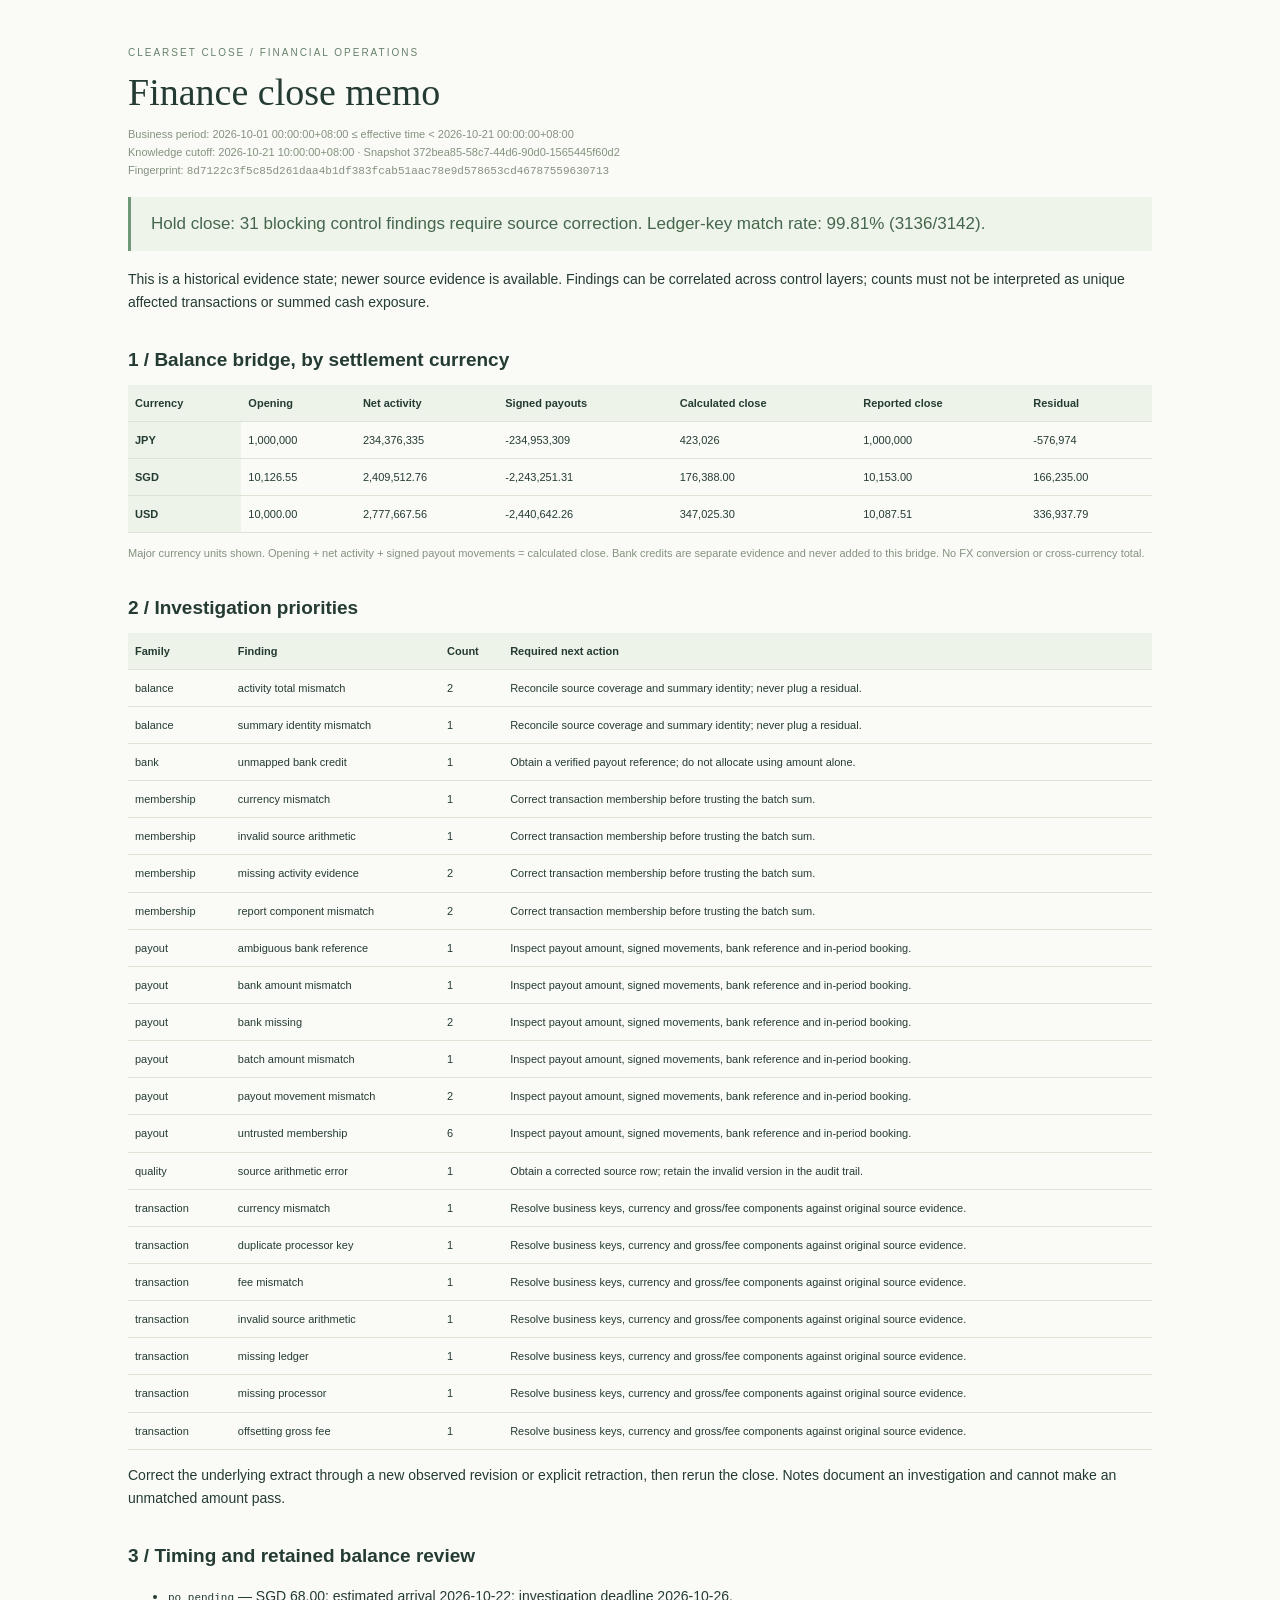
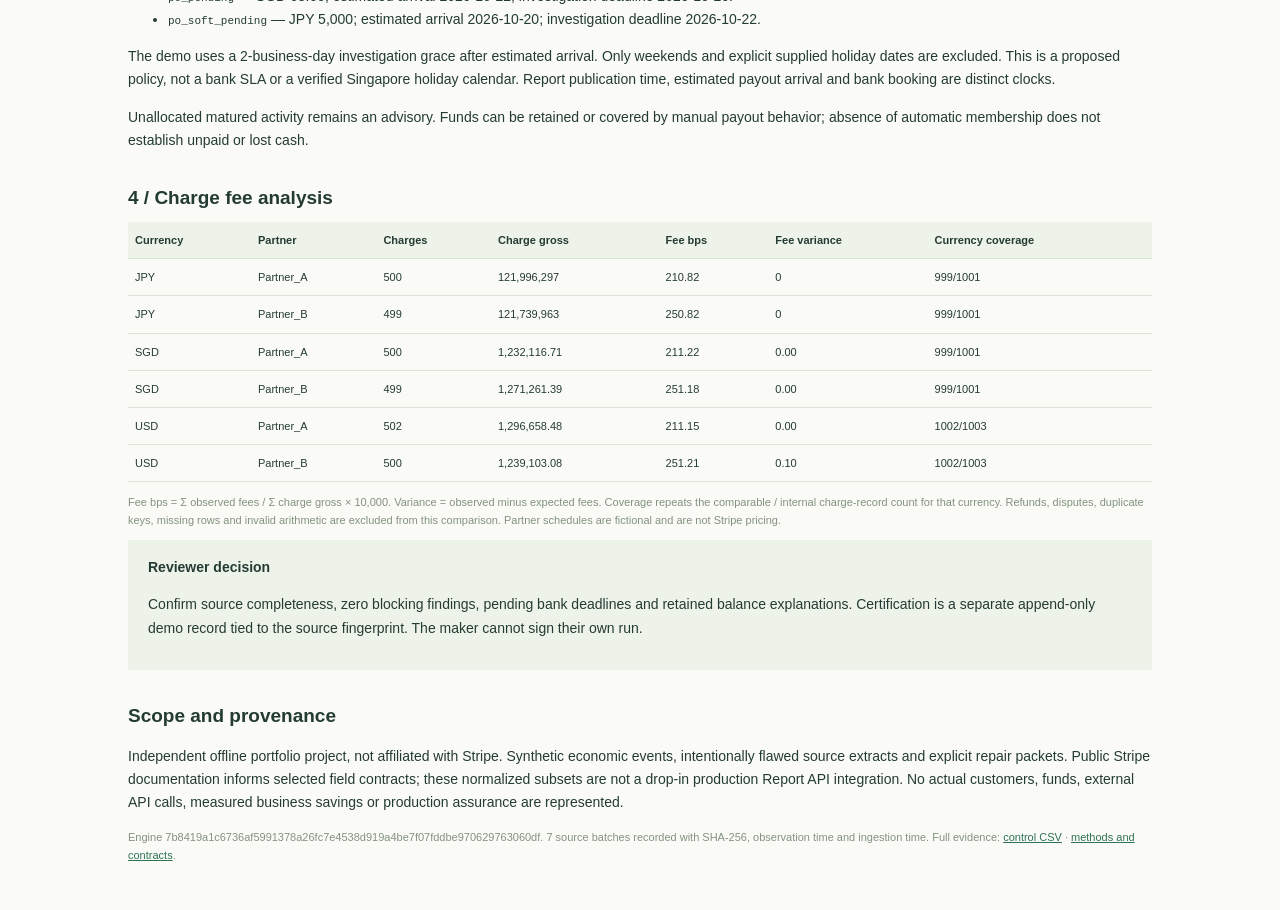
<file: artifacts/initial_finance_memo.html>
<!doctype html><html lang="en"><meta charset="utf-8"><title>Clearset · Finance close memo</title><style>
    *{box-sizing:border-box}body{font:14px/1.65 'Segoe UI',sans-serif;color:#243b33;max-width:1080px;margin:45px auto;padding:0 28px;background:#fafbf7}h1{font:38px Georgia;margin:8px 0}h2{font-size:19px;margin:30px 0 9px}.eyebrow{font-size:10px;letter-spacing:2px;color:#66816b}.lede{font-size:17px;color:#45664d;border-left:3px solid #709777;padding:13px 20px;background:#eef4e9}.meta,small{color:#84917f;font-size:11px}table{width:100%;border-collapse:collapse;font-size:11px}th,td{text-align:left;padding:9px 7px;border-bottom:1px solid #dce5d5}th{background:#edf3e8}code{font-size:11px;overflow-wrap:anywhere}a{color:#2f7154}.callout{background:#eef3e9;padding:16px 20px}@media print{body{margin:0;background:white;font-size:10px;max-width:none}h1{font-size:27px}h2{font-size:15px;margin-top:19px}table{font-size:8px}th,td{padding:5px}.lede{font-size:12px}section{break-inside:avoid}a{color:inherit}}
    </style><div class="eyebrow">CLEARSET CLOSE / FINANCIAL OPERATIONS</div><h1>Finance close memo</h1><p class="meta">Business period: 2026-10-01 00:00:00+08:00 ≤ effective time &lt; 2026-10-21 00:00:00+08:00<br>Knowledge cutoff: 2026-10-21 10:00:00+08:00 · Snapshot 372bea85-58c7-44d6-90d0-1565445f60d2<br>Fingerprint: <code>8d7122c3f5c85d261daa4b1df383fcab51aac78e9d578653cd46787559630713</code></p>
    <p class="lede">Hold close: 31 blocking control findings require source correction. Ledger-key match rate: 99.81% (3136/3142).</p>
    <p>This is a historical evidence state; newer source evidence is available. Findings can be correlated across control layers; counts must not be interpreted as unique affected transactions or summed cash exposure.</p>
    <section><h2>1 / Balance bridge, by settlement currency</h2><table><tr><th>Currency</th><th>Opening</th><th>Net activity</th><th>Signed payouts</th><th>Calculated close</th><th>Reported close</th><th>Residual</th></tr><tr><th>JPY</th><td>1,000,000</td><td>234,376,335</td><td>-234,953,309</td><td>423,026</td><td>1,000,000</td><td>-576,974</td></tr><tr><th>SGD</th><td>10,126.55</td><td>2,409,512.76</td><td>-2,243,251.31</td><td>176,388.00</td><td>10,153.00</td><td>166,235.00</td></tr><tr><th>USD</th><td>10,000.00</td><td>2,777,667.56</td><td>-2,440,642.26</td><td>347,025.30</td><td>10,087.51</td><td>336,937.79</td></tr></table><p class="meta">Major currency units shown. Opening + net activity + signed payout movements = calculated close. Bank credits are separate evidence and never added to this bridge. No FX conversion or cross-currency total.</p></section>
    <section><h2>2 / Investigation priorities</h2><table><tr><th>Family</th><th>Finding</th><th>Count</th><th>Required next action</th></tr><tr><td>balance</td><td>activity total mismatch</td><td>2</td><td>Reconcile source coverage and summary identity; never plug a residual.</td></tr><tr><td>balance</td><td>summary identity mismatch</td><td>1</td><td>Reconcile source coverage and summary identity; never plug a residual.</td></tr><tr><td>bank</td><td>unmapped bank credit</td><td>1</td><td>Obtain a verified payout reference; do not allocate using amount alone.</td></tr><tr><td>membership</td><td>currency mismatch</td><td>1</td><td>Correct transaction membership before trusting the batch sum.</td></tr><tr><td>membership</td><td>invalid source arithmetic</td><td>1</td><td>Correct transaction membership before trusting the batch sum.</td></tr><tr><td>membership</td><td>missing activity evidence</td><td>2</td><td>Correct transaction membership before trusting the batch sum.</td></tr><tr><td>membership</td><td>report component mismatch</td><td>2</td><td>Correct transaction membership before trusting the batch sum.</td></tr><tr><td>payout</td><td>ambiguous bank reference</td><td>1</td><td>Inspect payout amount, signed movements, bank reference and in-period booking.</td></tr><tr><td>payout</td><td>bank amount mismatch</td><td>1</td><td>Inspect payout amount, signed movements, bank reference and in-period booking.</td></tr><tr><td>payout</td><td>bank missing</td><td>2</td><td>Inspect payout amount, signed movements, bank reference and in-period booking.</td></tr><tr><td>payout</td><td>batch amount mismatch</td><td>1</td><td>Inspect payout amount, signed movements, bank reference and in-period booking.</td></tr><tr><td>payout</td><td>payout movement mismatch</td><td>2</td><td>Inspect payout amount, signed movements, bank reference and in-period booking.</td></tr><tr><td>payout</td><td>untrusted membership</td><td>6</td><td>Inspect payout amount, signed movements, bank reference and in-period booking.</td></tr><tr><td>quality</td><td>source arithmetic error</td><td>1</td><td>Obtain a corrected source row; retain the invalid version in the audit trail.</td></tr><tr><td>transaction</td><td>currency mismatch</td><td>1</td><td>Resolve business keys, currency and gross/fee components against original source evidence.</td></tr><tr><td>transaction</td><td>duplicate processor key</td><td>1</td><td>Resolve business keys, currency and gross/fee components against original source evidence.</td></tr><tr><td>transaction</td><td>fee mismatch</td><td>1</td><td>Resolve business keys, currency and gross/fee components against original source evidence.</td></tr><tr><td>transaction</td><td>invalid source arithmetic</td><td>1</td><td>Resolve business keys, currency and gross/fee components against original source evidence.</td></tr><tr><td>transaction</td><td>missing ledger</td><td>1</td><td>Resolve business keys, currency and gross/fee components against original source evidence.</td></tr><tr><td>transaction</td><td>missing processor</td><td>1</td><td>Resolve business keys, currency and gross/fee components against original source evidence.</td></tr><tr><td>transaction</td><td>offsetting gross fee</td><td>1</td><td>Resolve business keys, currency and gross/fee components against original source evidence.</td></tr></table><p>Correct the underlying extract through a new observed revision or explicit retraction, then rerun the close. Notes document an investigation and cannot make an unmatched amount pass.</p></section>
    <section><h2>3 / Timing and retained balance review</h2><ul><li><code>po_pending</code> — SGD 68.00; estimated arrival 2026-10-22; investigation deadline 2026-10-26.</li><li><code>po_soft_pending</code> — JPY 5,000; estimated arrival 2026-10-20; investigation deadline 2026-10-22.</li></ul><p>The demo uses a 2-business-day investigation grace after estimated arrival. Only weekends and explicit supplied holiday dates are excluded. This is a proposed policy, not a bank SLA or a verified Singapore holiday calendar. Report publication time, estimated payout arrival and bank booking are distinct clocks.</p><p>Unallocated matured activity remains an advisory. Funds can be retained or covered by manual payout behavior; absence of automatic membership does not establish unpaid or lost cash.</p></section>
    <section><h2>4 / Charge fee analysis</h2><table><tr><th>Currency</th><th>Partner</th><th>Charges</th><th>Charge gross</th><th>Fee bps</th><th>Fee variance</th><th>Currency coverage</th></tr><tr><td>JPY</td><td>Partner_A</td><td>500</td><td>121,996,297</td><td>210.82</td><td>0</td><td>999/1001</td></tr><tr><td>JPY</td><td>Partner_B</td><td>499</td><td>121,739,963</td><td>250.82</td><td>0</td><td>999/1001</td></tr><tr><td>SGD</td><td>Partner_A</td><td>500</td><td>1,232,116.71</td><td>211.22</td><td>0.00</td><td>999/1001</td></tr><tr><td>SGD</td><td>Partner_B</td><td>499</td><td>1,271,261.39</td><td>251.18</td><td>0.00</td><td>999/1001</td></tr><tr><td>USD</td><td>Partner_A</td><td>502</td><td>1,296,658.48</td><td>211.15</td><td>0.00</td><td>1002/1003</td></tr><tr><td>USD</td><td>Partner_B</td><td>500</td><td>1,239,103.08</td><td>251.21</td><td>0.10</td><td>1002/1003</td></tr></table><p class="meta">Fee bps = Σ observed fees / Σ charge gross × 10,000. Variance = observed minus expected fees. Coverage repeats the comparable / internal charge-record count for that currency. Refunds, disputes, duplicate keys, missing rows and invalid arithmetic are excluded from this comparison. Partner schedules are fictional and are not Stripe pricing.</p></section>
    <div class="callout"><strong>Reviewer decision</strong><p>Confirm source completeness, zero blocking findings, pending bank deadlines and retained balance explanations. Certification is a separate append-only demo record tied to the source fingerprint. The maker cannot sign their own run.</p></div>
    <h2>Scope and provenance</h2><p>Independent offline portfolio project, not affiliated with Stripe. Synthetic economic events, intentionally flawed source extracts and explicit repair packets. Public Stripe documentation informs selected field contracts; these normalized subsets are not a drop-in production Report API integration. No actual customers, funds, external API calls, measured business savings or production assurance are represented.</p><p class="meta">Engine 7b8419a1c6736af5991378a26fc7e4538d919a4be7f07fddbe970629763060df. 7 source batches recorded with SHA-256, observation time and ingestion time. Full evidence: <a href="/api/runs/372bea85-58c7-44d6-90d0-1565445f60d2/export.csv?severity=all">control CSV</a> · <a href="/guide">methods and contracts</a>.</p></html>
</file>
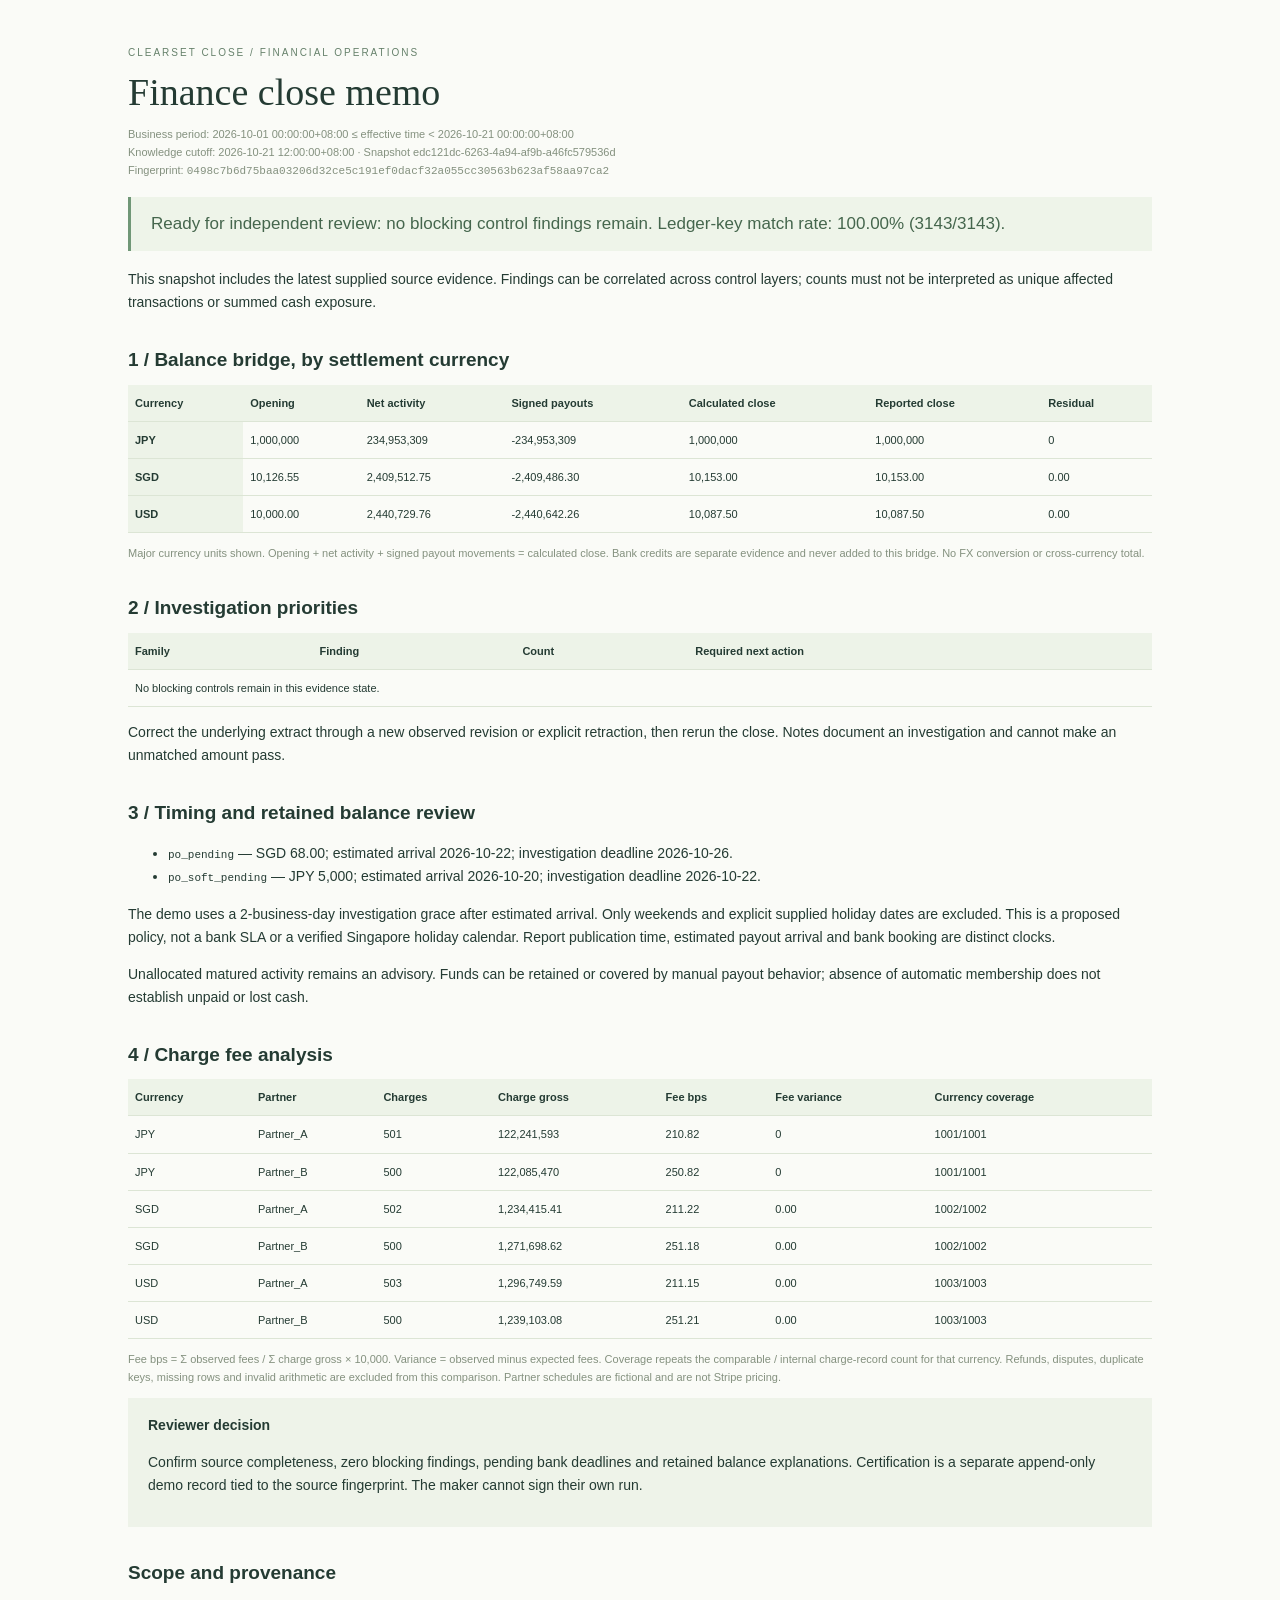
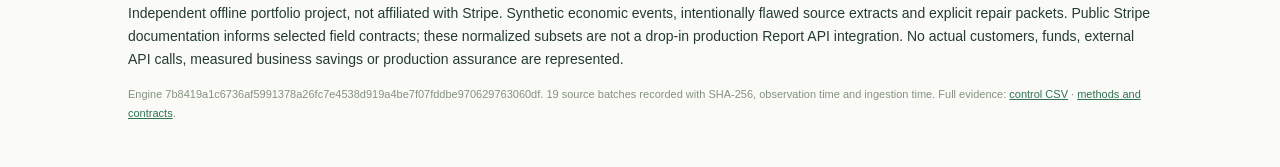
<file: artifacts/repair_bank_finance_memo.html>
<!doctype html><html lang="en"><meta charset="utf-8"><title>Clearset · Finance close memo</title><style>
    *{box-sizing:border-box}body{font:14px/1.65 'Segoe UI',sans-serif;color:#243b33;max-width:1080px;margin:45px auto;padding:0 28px;background:#fafbf7}h1{font:38px Georgia;margin:8px 0}h2{font-size:19px;margin:30px 0 9px}.eyebrow{font-size:10px;letter-spacing:2px;color:#66816b}.lede{font-size:17px;color:#45664d;border-left:3px solid #709777;padding:13px 20px;background:#eef4e9}.meta,small{color:#84917f;font-size:11px}table{width:100%;border-collapse:collapse;font-size:11px}th,td{text-align:left;padding:9px 7px;border-bottom:1px solid #dce5d5}th{background:#edf3e8}code{font-size:11px;overflow-wrap:anywhere}a{color:#2f7154}.callout{background:#eef3e9;padding:16px 20px}@media print{body{margin:0;background:white;font-size:10px;max-width:none}h1{font-size:27px}h2{font-size:15px;margin-top:19px}table{font-size:8px}th,td{padding:5px}.lede{font-size:12px}section{break-inside:avoid}a{color:inherit}}
    </style><div class="eyebrow">CLEARSET CLOSE / FINANCIAL OPERATIONS</div><h1>Finance close memo</h1><p class="meta">Business period: 2026-10-01 00:00:00+08:00 ≤ effective time &lt; 2026-10-21 00:00:00+08:00<br>Knowledge cutoff: 2026-10-21 12:00:00+08:00 · Snapshot edc121dc-6263-4a94-af9b-a46fc579536d<br>Fingerprint: <code>0498c7b6d75baa03206d32ce5c191ef0dacf32a055cc30563b623af58aa97ca2</code></p>
    <p class="lede">Ready for independent review: no blocking control findings remain. Ledger-key match rate: 100.00% (3143/3143).</p>
    <p>This snapshot includes the latest supplied source evidence. Findings can be correlated across control layers; counts must not be interpreted as unique affected transactions or summed cash exposure.</p>
    <section><h2>1 / Balance bridge, by settlement currency</h2><table><tr><th>Currency</th><th>Opening</th><th>Net activity</th><th>Signed payouts</th><th>Calculated close</th><th>Reported close</th><th>Residual</th></tr><tr><th>JPY</th><td>1,000,000</td><td>234,953,309</td><td>-234,953,309</td><td>1,000,000</td><td>1,000,000</td><td>0</td></tr><tr><th>SGD</th><td>10,126.55</td><td>2,409,512.75</td><td>-2,409,486.30</td><td>10,153.00</td><td>10,153.00</td><td>0.00</td></tr><tr><th>USD</th><td>10,000.00</td><td>2,440,729.76</td><td>-2,440,642.26</td><td>10,087.50</td><td>10,087.50</td><td>0.00</td></tr></table><p class="meta">Major currency units shown. Opening + net activity + signed payout movements = calculated close. Bank credits are separate evidence and never added to this bridge. No FX conversion or cross-currency total.</p></section>
    <section><h2>2 / Investigation priorities</h2><table><tr><th>Family</th><th>Finding</th><th>Count</th><th>Required next action</th></tr><tr><td colspan="4">No blocking controls remain in this evidence state.</td></tr></table><p>Correct the underlying extract through a new observed revision or explicit retraction, then rerun the close. Notes document an investigation and cannot make an unmatched amount pass.</p></section>
    <section><h2>3 / Timing and retained balance review</h2><ul><li><code>po_pending</code> — SGD 68.00; estimated arrival 2026-10-22; investigation deadline 2026-10-26.</li><li><code>po_soft_pending</code> — JPY 5,000; estimated arrival 2026-10-20; investigation deadline 2026-10-22.</li></ul><p>The demo uses a 2-business-day investigation grace after estimated arrival. Only weekends and explicit supplied holiday dates are excluded. This is a proposed policy, not a bank SLA or a verified Singapore holiday calendar. Report publication time, estimated payout arrival and bank booking are distinct clocks.</p><p>Unallocated matured activity remains an advisory. Funds can be retained or covered by manual payout behavior; absence of automatic membership does not establish unpaid or lost cash.</p></section>
    <section><h2>4 / Charge fee analysis</h2><table><tr><th>Currency</th><th>Partner</th><th>Charges</th><th>Charge gross</th><th>Fee bps</th><th>Fee variance</th><th>Currency coverage</th></tr><tr><td>JPY</td><td>Partner_A</td><td>501</td><td>122,241,593</td><td>210.82</td><td>0</td><td>1001/1001</td></tr><tr><td>JPY</td><td>Partner_B</td><td>500</td><td>122,085,470</td><td>250.82</td><td>0</td><td>1001/1001</td></tr><tr><td>SGD</td><td>Partner_A</td><td>502</td><td>1,234,415.41</td><td>211.22</td><td>0.00</td><td>1002/1002</td></tr><tr><td>SGD</td><td>Partner_B</td><td>500</td><td>1,271,698.62</td><td>251.18</td><td>0.00</td><td>1002/1002</td></tr><tr><td>USD</td><td>Partner_A</td><td>503</td><td>1,296,749.59</td><td>211.15</td><td>0.00</td><td>1003/1003</td></tr><tr><td>USD</td><td>Partner_B</td><td>500</td><td>1,239,103.08</td><td>251.21</td><td>0.00</td><td>1003/1003</td></tr></table><p class="meta">Fee bps = Σ observed fees / Σ charge gross × 10,000. Variance = observed minus expected fees. Coverage repeats the comparable / internal charge-record count for that currency. Refunds, disputes, duplicate keys, missing rows and invalid arithmetic are excluded from this comparison. Partner schedules are fictional and are not Stripe pricing.</p></section>
    <div class="callout"><strong>Reviewer decision</strong><p>Confirm source completeness, zero blocking findings, pending bank deadlines and retained balance explanations. Certification is a separate append-only demo record tied to the source fingerprint. The maker cannot sign their own run.</p></div>
    <h2>Scope and provenance</h2><p>Independent offline portfolio project, not affiliated with Stripe. Synthetic economic events, intentionally flawed source extracts and explicit repair packets. Public Stripe documentation informs selected field contracts; these normalized subsets are not a drop-in production Report API integration. No actual customers, funds, external API calls, measured business savings or production assurance are represented.</p><p class="meta">Engine 7b8419a1c6736af5991378a26fc7e4538d919a4be7f07fddbe970629763060df. 19 source batches recorded with SHA-256, observation time and ingestion time. Full evidence: <a href="/api/runs/edc121dc-6263-4a94-af9b-a46fc579536d/export.csv?severity=all">control CSV</a> · <a href="/guide">methods and contracts</a>.</p></html>
</file>
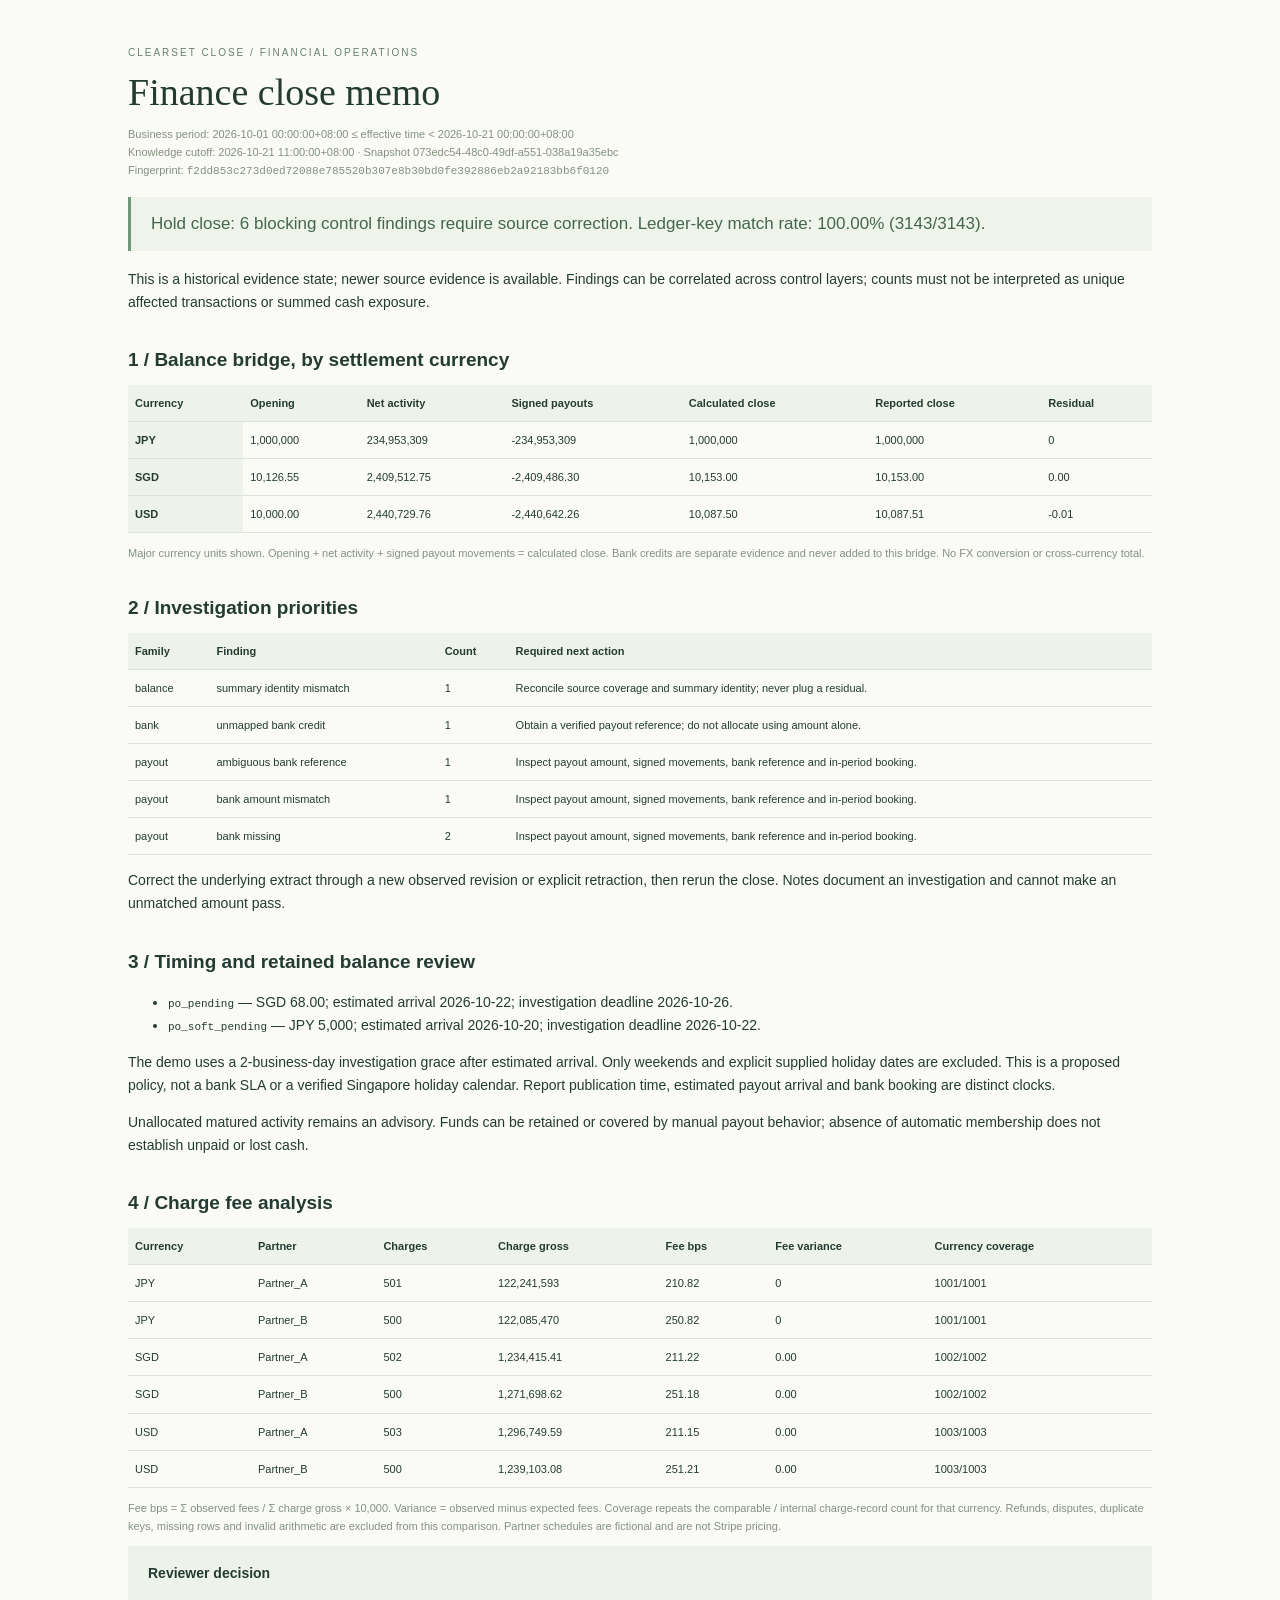
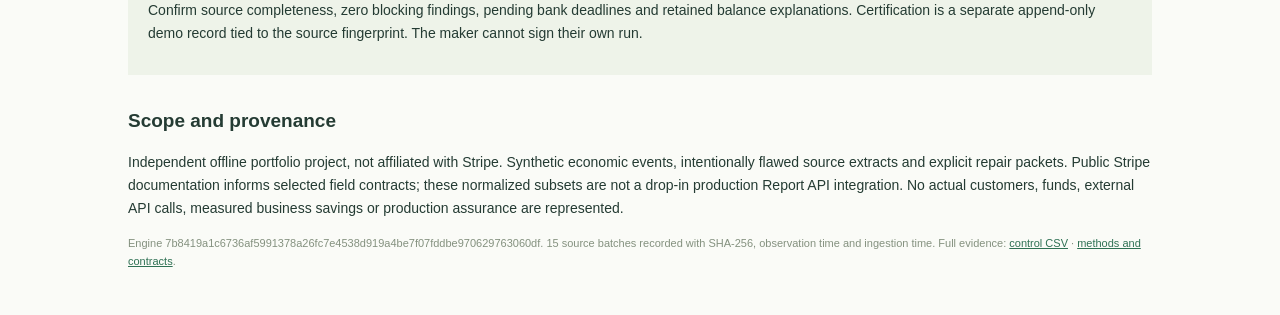
<file: artifacts/repair_data_finance_memo.html>
<!doctype html><html lang="en"><meta charset="utf-8"><title>Clearset · Finance close memo</title><style>
    *{box-sizing:border-box}body{font:14px/1.65 'Segoe UI',sans-serif;color:#243b33;max-width:1080px;margin:45px auto;padding:0 28px;background:#fafbf7}h1{font:38px Georgia;margin:8px 0}h2{font-size:19px;margin:30px 0 9px}.eyebrow{font-size:10px;letter-spacing:2px;color:#66816b}.lede{font-size:17px;color:#45664d;border-left:3px solid #709777;padding:13px 20px;background:#eef4e9}.meta,small{color:#84917f;font-size:11px}table{width:100%;border-collapse:collapse;font-size:11px}th,td{text-align:left;padding:9px 7px;border-bottom:1px solid #dce5d5}th{background:#edf3e8}code{font-size:11px;overflow-wrap:anywhere}a{color:#2f7154}.callout{background:#eef3e9;padding:16px 20px}@media print{body{margin:0;background:white;font-size:10px;max-width:none}h1{font-size:27px}h2{font-size:15px;margin-top:19px}table{font-size:8px}th,td{padding:5px}.lede{font-size:12px}section{break-inside:avoid}a{color:inherit}}
    </style><div class="eyebrow">CLEARSET CLOSE / FINANCIAL OPERATIONS</div><h1>Finance close memo</h1><p class="meta">Business period: 2026-10-01 00:00:00+08:00 ≤ effective time &lt; 2026-10-21 00:00:00+08:00<br>Knowledge cutoff: 2026-10-21 11:00:00+08:00 · Snapshot 073edc54-48c0-49df-a551-038a19a35ebc<br>Fingerprint: <code>f2dd853c273d0ed72088e785520b307e8b30bd0fe392886eb2a92183bb6f0120</code></p>
    <p class="lede">Hold close: 6 blocking control findings require source correction. Ledger-key match rate: 100.00% (3143/3143).</p>
    <p>This is a historical evidence state; newer source evidence is available. Findings can be correlated across control layers; counts must not be interpreted as unique affected transactions or summed cash exposure.</p>
    <section><h2>1 / Balance bridge, by settlement currency</h2><table><tr><th>Currency</th><th>Opening</th><th>Net activity</th><th>Signed payouts</th><th>Calculated close</th><th>Reported close</th><th>Residual</th></tr><tr><th>JPY</th><td>1,000,000</td><td>234,953,309</td><td>-234,953,309</td><td>1,000,000</td><td>1,000,000</td><td>0</td></tr><tr><th>SGD</th><td>10,126.55</td><td>2,409,512.75</td><td>-2,409,486.30</td><td>10,153.00</td><td>10,153.00</td><td>0.00</td></tr><tr><th>USD</th><td>10,000.00</td><td>2,440,729.76</td><td>-2,440,642.26</td><td>10,087.50</td><td>10,087.51</td><td>-0.01</td></tr></table><p class="meta">Major currency units shown. Opening + net activity + signed payout movements = calculated close. Bank credits are separate evidence and never added to this bridge. No FX conversion or cross-currency total.</p></section>
    <section><h2>2 / Investigation priorities</h2><table><tr><th>Family</th><th>Finding</th><th>Count</th><th>Required next action</th></tr><tr><td>balance</td><td>summary identity mismatch</td><td>1</td><td>Reconcile source coverage and summary identity; never plug a residual.</td></tr><tr><td>bank</td><td>unmapped bank credit</td><td>1</td><td>Obtain a verified payout reference; do not allocate using amount alone.</td></tr><tr><td>payout</td><td>ambiguous bank reference</td><td>1</td><td>Inspect payout amount, signed movements, bank reference and in-period booking.</td></tr><tr><td>payout</td><td>bank amount mismatch</td><td>1</td><td>Inspect payout amount, signed movements, bank reference and in-period booking.</td></tr><tr><td>payout</td><td>bank missing</td><td>2</td><td>Inspect payout amount, signed movements, bank reference and in-period booking.</td></tr></table><p>Correct the underlying extract through a new observed revision or explicit retraction, then rerun the close. Notes document an investigation and cannot make an unmatched amount pass.</p></section>
    <section><h2>3 / Timing and retained balance review</h2><ul><li><code>po_pending</code> — SGD 68.00; estimated arrival 2026-10-22; investigation deadline 2026-10-26.</li><li><code>po_soft_pending</code> — JPY 5,000; estimated arrival 2026-10-20; investigation deadline 2026-10-22.</li></ul><p>The demo uses a 2-business-day investigation grace after estimated arrival. Only weekends and explicit supplied holiday dates are excluded. This is a proposed policy, not a bank SLA or a verified Singapore holiday calendar. Report publication time, estimated payout arrival and bank booking are distinct clocks.</p><p>Unallocated matured activity remains an advisory. Funds can be retained or covered by manual payout behavior; absence of automatic membership does not establish unpaid or lost cash.</p></section>
    <section><h2>4 / Charge fee analysis</h2><table><tr><th>Currency</th><th>Partner</th><th>Charges</th><th>Charge gross</th><th>Fee bps</th><th>Fee variance</th><th>Currency coverage</th></tr><tr><td>JPY</td><td>Partner_A</td><td>501</td><td>122,241,593</td><td>210.82</td><td>0</td><td>1001/1001</td></tr><tr><td>JPY</td><td>Partner_B</td><td>500</td><td>122,085,470</td><td>250.82</td><td>0</td><td>1001/1001</td></tr><tr><td>SGD</td><td>Partner_A</td><td>502</td><td>1,234,415.41</td><td>211.22</td><td>0.00</td><td>1002/1002</td></tr><tr><td>SGD</td><td>Partner_B</td><td>500</td><td>1,271,698.62</td><td>251.18</td><td>0.00</td><td>1002/1002</td></tr><tr><td>USD</td><td>Partner_A</td><td>503</td><td>1,296,749.59</td><td>211.15</td><td>0.00</td><td>1003/1003</td></tr><tr><td>USD</td><td>Partner_B</td><td>500</td><td>1,239,103.08</td><td>251.21</td><td>0.00</td><td>1003/1003</td></tr></table><p class="meta">Fee bps = Σ observed fees / Σ charge gross × 10,000. Variance = observed minus expected fees. Coverage repeats the comparable / internal charge-record count for that currency. Refunds, disputes, duplicate keys, missing rows and invalid arithmetic are excluded from this comparison. Partner schedules are fictional and are not Stripe pricing.</p></section>
    <div class="callout"><strong>Reviewer decision</strong><p>Confirm source completeness, zero blocking findings, pending bank deadlines and retained balance explanations. Certification is a separate append-only demo record tied to the source fingerprint. The maker cannot sign their own run.</p></div>
    <h2>Scope and provenance</h2><p>Independent offline portfolio project, not affiliated with Stripe. Synthetic economic events, intentionally flawed source extracts and explicit repair packets. Public Stripe documentation informs selected field contracts; these normalized subsets are not a drop-in production Report API integration. No actual customers, funds, external API calls, measured business savings or production assurance are represented.</p><p class="meta">Engine 7b8419a1c6736af5991378a26fc7e4538d919a4be7f07fddbe970629763060df. 15 source batches recorded with SHA-256, observation time and ingestion time. Full evidence: <a href="/api/runs/073edc54-48c0-49df-a551-038a19a35ebc/export.csv?severity=all">control CSV</a> · <a href="/guide">methods and contracts</a>.</p></html>
</file>
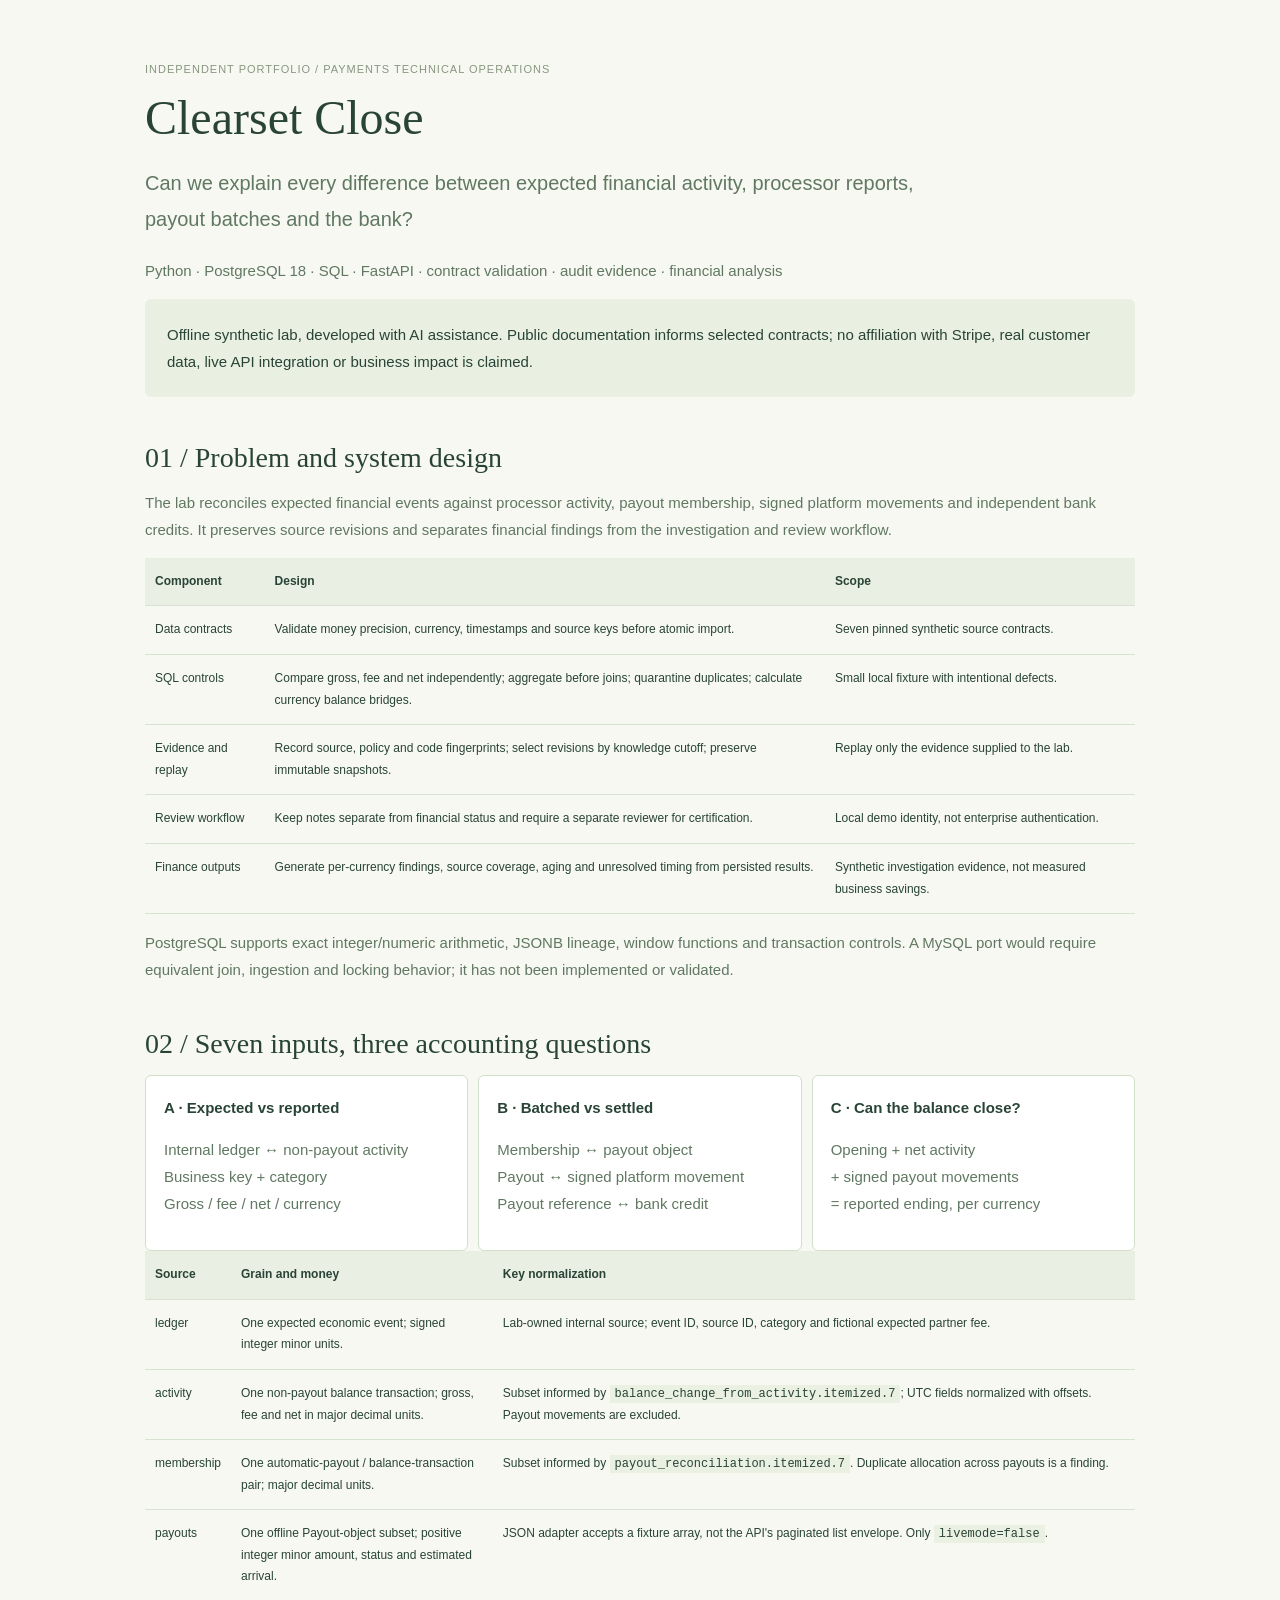
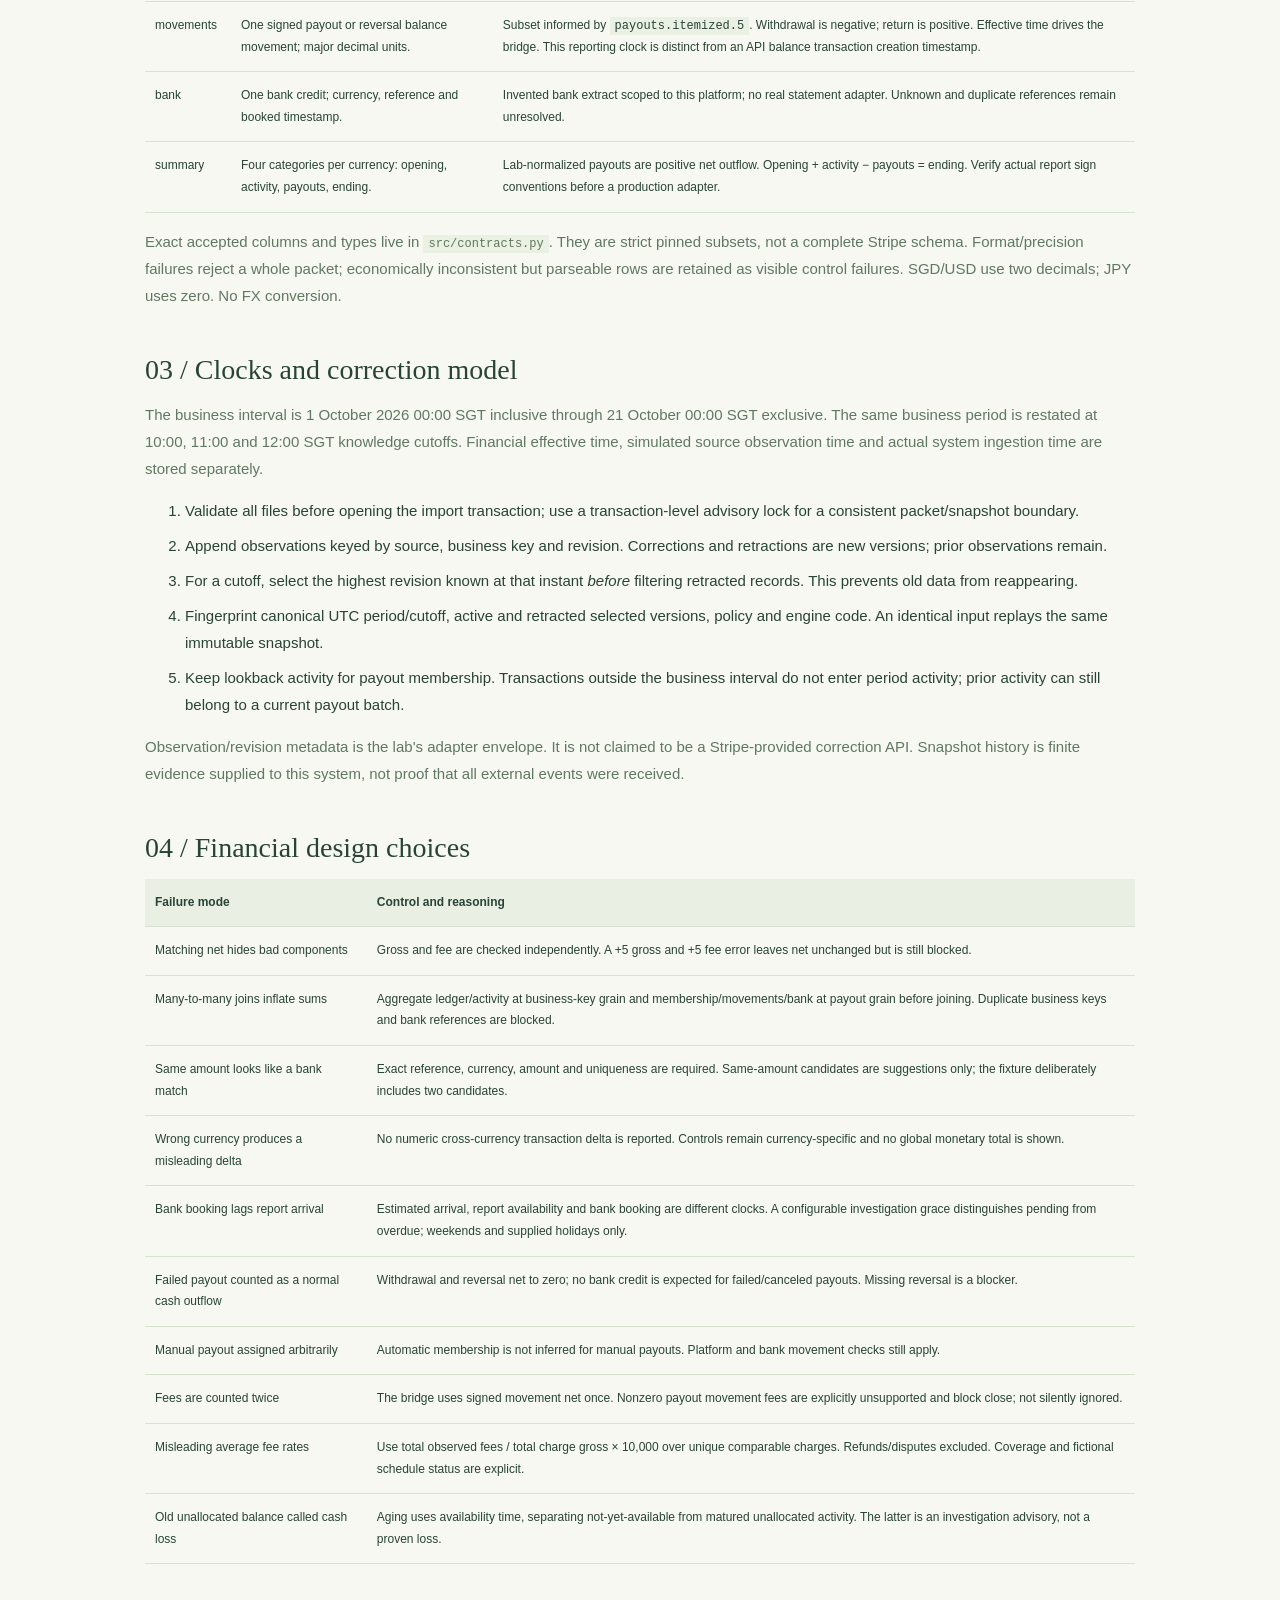
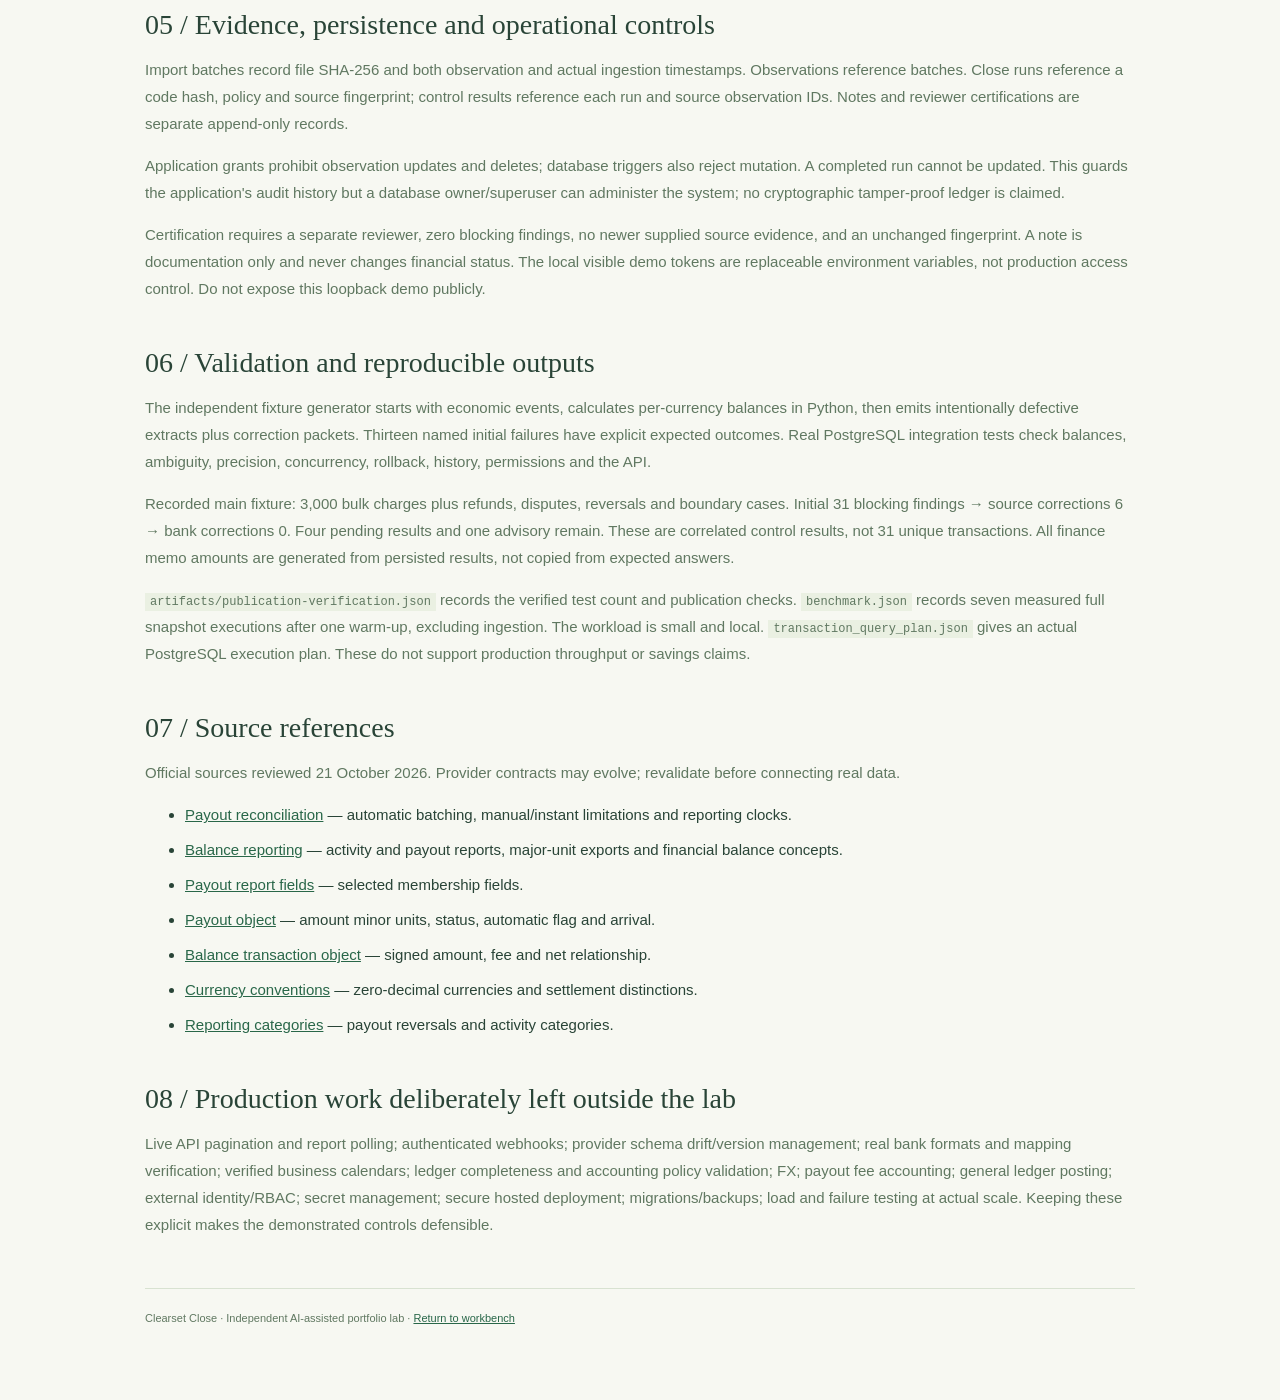
<file: docs/briefing.html>
<!doctype html><html lang="en"><meta charset="utf-8"><meta name="viewport" content="width=device-width,initial-scale=1"><title>Clearset Close · Technical design and validation</title><style>*{box-sizing:border-box}body{font:15px/1.8 'Segoe UI',sans-serif;color:#294437;background:#f7f8f2;margin:0}main{max-width:1050px;margin:auto;padding:60px 30px}h1{font:48px Georgia;margin:10px 0 17px}h2{font:28px Georgia;margin:45px 0 15px}h3{font-size:17px}p{color:#607861}a{color:#296749}small,.tag{font-size:11px;letter-spacing:1px;color:#87977f}table{width:100%;border-collapse:collapse;font-size:12px}th,td{padding:13px 10px;text-align:left;border-bottom:1px solid #d8e2d1;vertical-align:top}th{background:#e9efe2}code{background:#eaf0e2;padding:2px 5px;font:12px Consolas,monospace}.flow{display:grid;grid-template-columns:repeat(3,1fr);gap:10px}.flow div{padding:18px;border:1px solid #d3dfca;background:white;border-radius:6px}.box{padding:22px;background:#e9f0e1;border-radius:6px}.lede{font-size:20px;max-width:800px}li{margin:8px 0}.footer{border-top:1px solid #d8e2d1;margin-top:50px;padding-top:20px;font-size:11px}@media(max-width:700px){main{padding:30px 20px}h1{font-size:36px}.flow{grid-template-columns:1fr}table{font-size:10px}}@media print{main{padding:0}body{background:white}h1{font-size:34px}h2{break-after:avoid}tr{break-inside:avoid}}</style><main>
<div class="tag">INDEPENDENT PORTFOLIO / PAYMENTS TECHNICAL OPERATIONS</div><h1>Clearset Close</h1><p class="lede">Can we explain every difference between expected financial activity, processor reports, payout batches and the bank?</p><p>Python · PostgreSQL 18 · SQL · FastAPI · contract validation · audit evidence · financial analysis</p><div class="box">Offline synthetic lab, developed with AI assistance. Public documentation informs selected contracts; no affiliation with Stripe, real customer data, live API integration or business impact is claimed.</div>
<h2>01 / Problem and system design</h2>
<p>The lab reconciles expected financial events against processor activity, payout membership, signed platform movements and independent bank credits. It preserves source revisions and separates financial findings from the investigation and review workflow.</p>
<table><tr><th>Component</th><th>Design</th><th>Scope</th></tr>
<tr><td>Data contracts</td><td>Validate money precision, currency, timestamps and source keys before atomic import.</td><td>Seven pinned synthetic source contracts.</td></tr>
<tr><td>SQL controls</td><td>Compare gross, fee and net independently; aggregate before joins; quarantine duplicates; calculate currency balance bridges.</td><td>Small local fixture with intentional defects.</td></tr>
<tr><td>Evidence and replay</td><td>Record source, policy and code fingerprints; select revisions by knowledge cutoff; preserve immutable snapshots.</td><td>Replay only the evidence supplied to the lab.</td></tr>
<tr><td>Review workflow</td><td>Keep notes separate from financial status and require a separate reviewer for certification.</td><td>Local demo identity, not enterprise authentication.</td></tr>
<tr><td>Finance outputs</td><td>Generate per-currency findings, source coverage, aging and unresolved timing from persisted results.</td><td>Synthetic investigation evidence, not measured business savings.</td></tr></table>
<p>PostgreSQL supports exact integer/numeric arithmetic, JSONB lineage, window functions and transaction controls. A MySQL port would require equivalent join, ingestion and locking behavior; it has not been implemented or validated.</p>
<h2>02 / Seven inputs, three accounting questions</h2><div class="flow"><div><strong>A · Expected vs reported</strong><p>Internal ledger ↔ non-payout activity<br>Business key + category<br>Gross / fee / net / currency</p></div><div><strong>B · Batched vs settled</strong><p>Membership ↔ payout object<br>Payout ↔ signed platform movement<br>Payout reference ↔ bank credit</p></div><div><strong>C · Can the balance close?</strong><p>Opening + net activity<br>+ signed payout movements<br>= reported ending, per currency</p></div></div><table><tr><th>Source</th><th>Grain and money</th><th>Key normalization</th></tr><tr><td>ledger</td><td>One expected economic event; signed integer minor units.</td><td>Lab-owned internal source; event ID, source ID, category and fictional expected partner fee.</td></tr><tr><td>activity</td><td>One non-payout balance transaction; gross, fee and net in major decimal units.</td><td>Subset informed by <code>balance_change_from_activity.itemized.7</code>; UTC fields normalized with offsets. Payout movements are excluded.</td></tr><tr><td>membership</td><td>One automatic-payout / balance-transaction pair; major decimal units.</td><td>Subset informed by <code>payout_reconciliation.itemized.7</code>. Duplicate allocation across payouts is a finding.</td></tr><tr><td>payouts</td><td>One offline Payout-object subset; positive integer minor amount, status and estimated arrival.</td><td>JSON adapter accepts a fixture array, not the API's paginated list envelope. Only <code>livemode=false</code>.</td></tr><tr><td>movements</td><td>One signed payout or reversal balance movement; major decimal units.</td><td>Subset informed by <code>payouts.itemized.5</code>. Withdrawal is negative; return is positive. Effective time drives the bridge. This reporting clock is distinct from an API balance transaction creation timestamp.</td></tr><tr><td>bank</td><td>One bank credit; currency, reference and booked timestamp.</td><td>Invented bank extract scoped to this platform; no real statement adapter. Unknown and duplicate references remain unresolved.</td></tr><tr><td>summary</td><td>Four categories per currency: opening, activity, payouts, ending.</td><td>Lab-normalized payouts are positive net outflow. Opening + activity − payouts = ending. Verify actual report sign conventions before a production adapter.</td></tr></table><p>Exact accepted columns and types live in <code>src/contracts.py</code>. They are strict pinned subsets, not a complete Stripe schema. Format/precision failures reject a whole packet; economically inconsistent but parseable rows are retained as visible control failures. SGD/USD use two decimals; JPY uses zero. No FX conversion.</p>
<h2>03 / Clocks and correction model</h2><p>The business interval is 1 October 2026 00:00 SGT inclusive through 21 October 00:00 SGT exclusive. The same business period is restated at 10:00, 11:00 and 12:00 SGT knowledge cutoffs. Financial effective time, simulated source observation time and actual system ingestion time are stored separately.</p><ol><li>Validate all files before opening the import transaction; use a transaction-level advisory lock for a consistent packet/snapshot boundary.</li><li>Append observations keyed by source, business key and revision. Corrections and retractions are new versions; prior observations remain.</li><li>For a cutoff, select the highest revision known at that instant <em>before</em> filtering retracted records. This prevents old data from reappearing.</li><li>Fingerprint canonical UTC period/cutoff, active and retracted selected versions, policy and engine code. An identical input replays the same immutable snapshot.</li><li>Keep lookback activity for payout membership. Transactions outside the business interval do not enter period activity; prior activity can still belong to a current payout batch.</li></ol><p>Observation/revision metadata is the lab's adapter envelope. It is not claimed to be a Stripe-provided correction API. Snapshot history is finite evidence supplied to this system, not proof that all external events were received.</p>
<h2>04 / Financial design choices</h2><table><tr><th>Failure mode</th><th>Control and reasoning</th></tr><tr><td>Matching net hides bad components</td><td>Gross and fee are checked independently. A +5 gross and +5 fee error leaves net unchanged but is still blocked.</td></tr><tr><td>Many-to-many joins inflate sums</td><td>Aggregate ledger/activity at business-key grain and membership/movements/bank at payout grain before joining. Duplicate business keys and bank references are blocked.</td></tr><tr><td>Same amount looks like a bank match</td><td>Exact reference, currency, amount and uniqueness are required. Same-amount candidates are suggestions only; the fixture deliberately includes two candidates.</td></tr><tr><td>Wrong currency produces a misleading delta</td><td>No numeric cross-currency transaction delta is reported. Controls remain currency-specific and no global monetary total is shown.</td></tr><tr><td>Bank booking lags report arrival</td><td>Estimated arrival, report availability and bank booking are different clocks. A configurable investigation grace distinguishes pending from overdue; weekends and supplied holidays only.</td></tr><tr><td>Failed payout counted as a normal cash outflow</td><td>Withdrawal and reversal net to zero; no bank credit is expected for failed/canceled payouts. Missing reversal is a blocker.</td></tr><tr><td>Manual payout assigned arbitrarily</td><td>Automatic membership is not inferred for manual payouts. Platform and bank movement checks still apply.</td></tr><tr><td>Fees are counted twice</td><td>The bridge uses signed movement net once. Nonzero payout movement fees are explicitly unsupported and block close; not silently ignored.</td></tr><tr><td>Misleading average fee rates</td><td>Use total observed fees / total charge gross × 10,000 over unique comparable charges. Refunds/disputes excluded. Coverage and fictional schedule status are explicit.</td></tr><tr><td>Old unallocated balance called cash loss</td><td>Aging uses availability time, separating not-yet-available from matured unallocated activity. The latter is an investigation advisory, not a proven loss.</td></tr></table>
<h2>05 / Evidence, persistence and operational controls</h2><p>Import batches record file SHA-256 and both observation and actual ingestion timestamps. Observations reference batches. Close runs reference a code hash, policy and source fingerprint; control results reference each run and source observation IDs. Notes and reviewer certifications are separate append-only records.</p><p>Application grants prohibit observation updates and deletes; database triggers also reject mutation. A completed run cannot be updated. This guards the application's audit history but a database owner/superuser can administer the system; no cryptographic tamper-proof ledger is claimed.</p><p>Certification requires a separate reviewer, zero blocking findings, no newer supplied source evidence, and an unchanged fingerprint. A note is documentation only and never changes financial status. The local visible demo tokens are replaceable environment variables, not production access control. Do not expose this loopback demo publicly.</p>
<h2>06 / Validation and reproducible outputs</h2><p>The independent fixture generator starts with economic events, calculates per-currency balances in Python, then emits intentionally defective extracts plus correction packets. Thirteen named initial failures have explicit expected outcomes. Real PostgreSQL integration tests check balances, ambiguity, precision, concurrency, rollback, history, permissions and the API.</p><p>Recorded main fixture: 3,000 bulk charges plus refunds, disputes, reversals and boundary cases. Initial 31 blocking findings → source corrections 6 → bank corrections 0. Four pending results and one advisory remain. These are correlated control results, not 31 unique transactions. All finance memo amounts are generated from persisted results, not copied from expected answers.</p><p><code>artifacts/publication-verification.json</code> records the verified test count and publication checks. <code>benchmark.json</code> records seven measured full snapshot executions after one warm-up, excluding ingestion. The workload is small and local. <code>transaction_query_plan.json</code> gives an actual PostgreSQL execution plan. These do not support production throughput or savings claims.</p>
<h2>07 / Source references</h2><p>Official sources reviewed 21 October 2026. Provider contracts may evolve; revalidate before connecting real data.</p><ul><li><a href="https://docs.stripe.com/reports/payout-reconciliation">Payout reconciliation</a> — automatic batching, manual/instant limitations and reporting clocks.</li><li><a href="https://docs.stripe.com/reports/balance">Balance reporting</a> — activity and payout reports, major-unit exports and financial balance concepts.</li><li><a href="https://docs.stripe.com/reports/report-types/payout-reconciliation">Payout report fields</a> — selected membership fields.</li><li><a href="https://docs.stripe.com/api/payouts/object">Payout object</a> — amount minor units, status, automatic flag and arrival.</li><li><a href="https://docs.stripe.com/api/balance_transactions/object">Balance transaction object</a> — signed amount, fee and net relationship.</li><li><a href="https://docs.stripe.com/currencies">Currency conventions</a> — zero-decimal currencies and settlement distinctions.</li><li><a href="https://docs.stripe.com/reports/reporting-categories">Reporting categories</a> — payout reversals and activity categories.</li></ul>
<h2>08 / Production work deliberately left outside the lab</h2><p>Live API pagination and report polling; authenticated webhooks; provider schema drift/version management; real bank formats and mapping verification; verified business calendars; ledger completeness and accounting policy validation; FX; payout fee accounting; general ledger posting; external identity/RBAC; secret management; secure hosted deployment; migrations/backups; load and failure testing at actual scale. Keeping these explicit makes the demonstrated controls defensible.</p>
<p class="footer">Clearset Close · Independent AI-assisted portfolio lab · <a href="/">Return to workbench</a></p></main></html>
</file>
